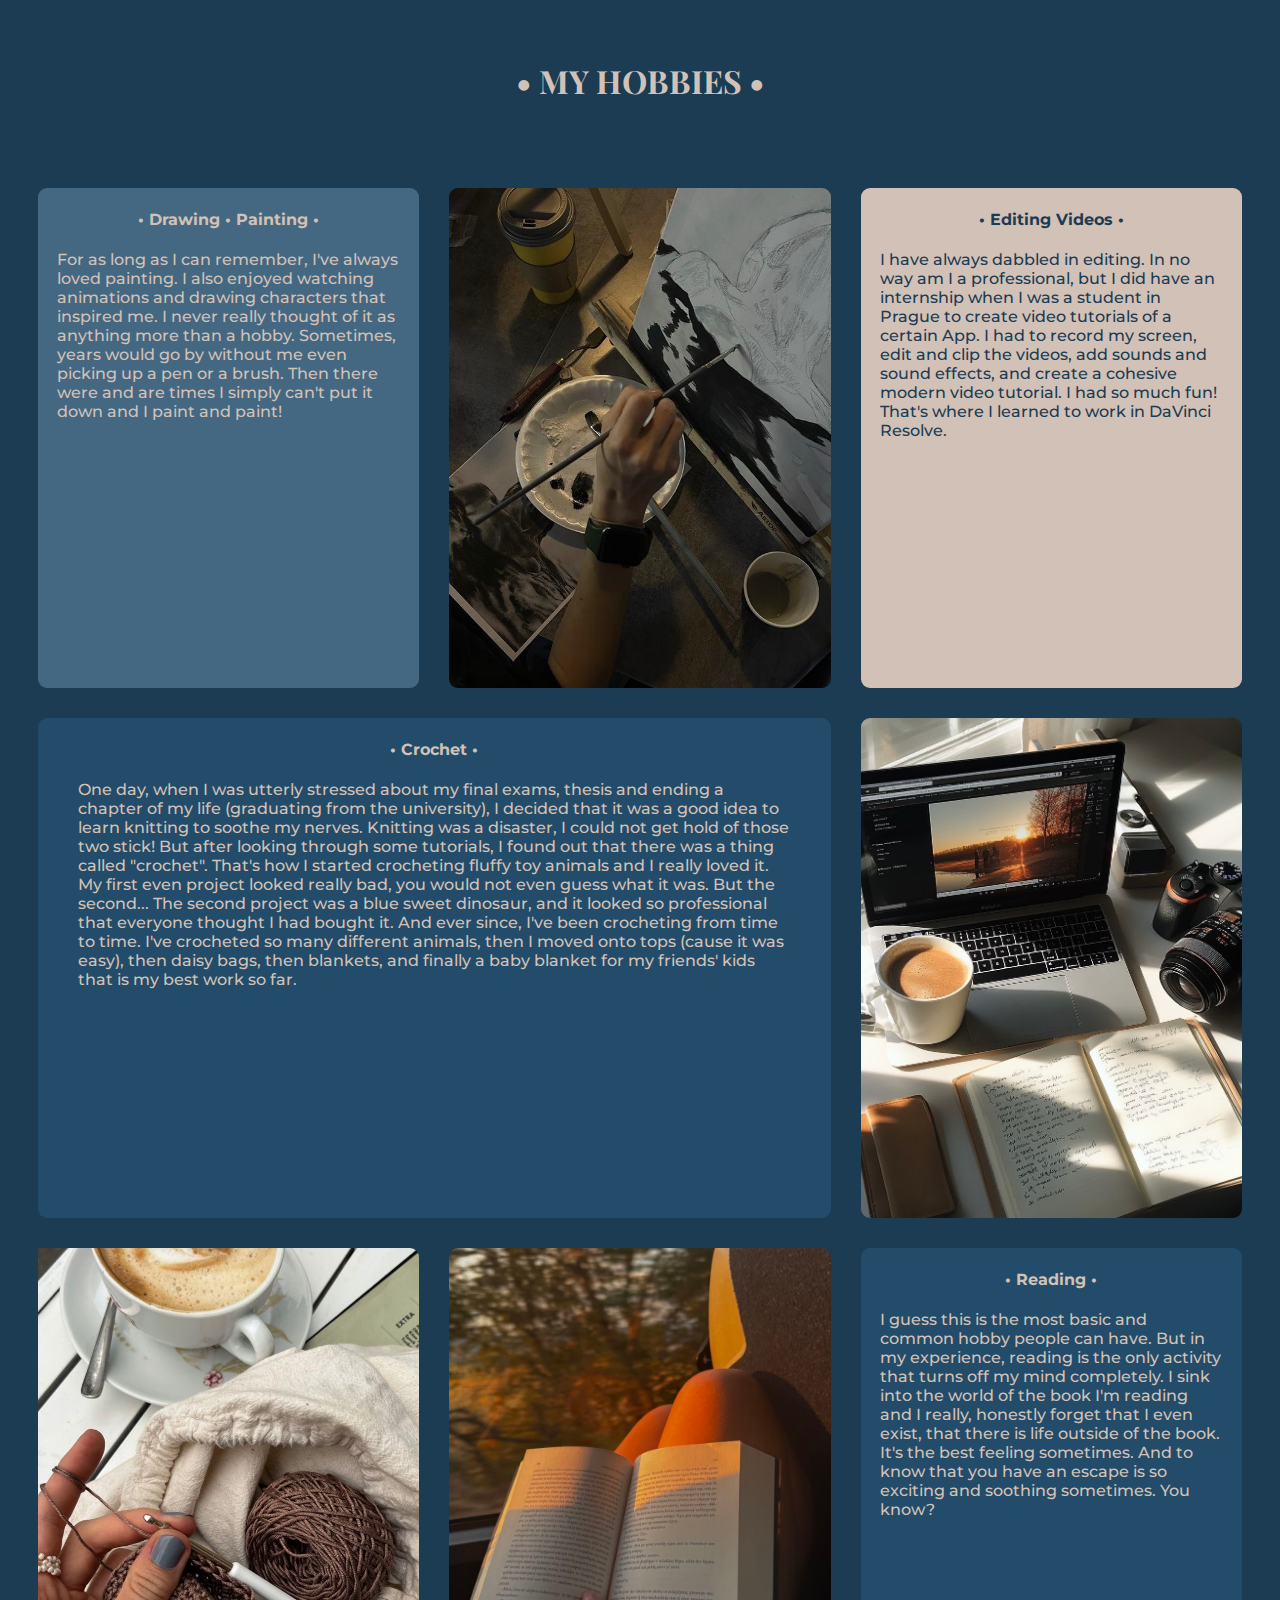
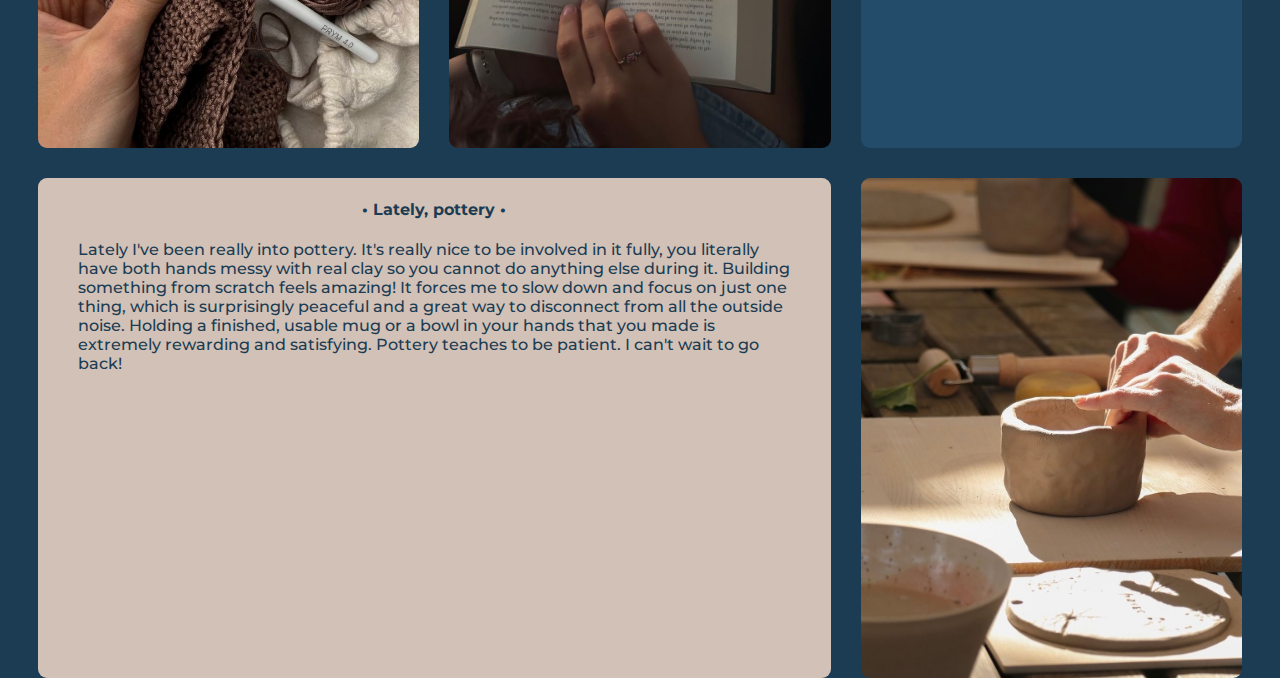
<file: hobbies.html>
<!DOCTYPE html>
<html lang = "en">
    <head>
        <style></style>
        <meta charset = "UTF-8">
        <title>My Hobbies</title>

        <link rel="stylesheet" href="./style.css"/>
    </head>


    <link rel="preconnect" href="https://fonts.googleapis.com" />
    <link rel="preconnect" href="https://fonts.gstatic.com" crossorigin />
    <link
      href="https://fonts.googleapis.com/css2?family=Montserrat:ital,wght@0,100..900;1,100..900&display=swap"
      rel="stylesheet"
    />
  
    <link rel="preconnect" href="https://fonts.googleapis.com" />
    <link rel="preconnect" href="https://fonts.gstatic.com" crossorigin />
    <link
      href="https://fonts.googleapis.com/css2?family=Playfair+Display:ital,wght@0,400..900;1,400..900&display=swap"
      rel="stylesheet"
    />

    

    <body>
        <div class = "grid-container hobbies">
            <div class = "title">
                <h1 class = "playfair">• MY HOBBIES •</h1> 
            </div>
            
            <div class = "grid-item draw montserrat">
                <h4>• Drawing • Painting •</h4>
                <p>For as long as I can remember, I've always loved painting. I also enjoyed watching animations and drawing characters that inspired me. I never really thought of it as anything more than a hobby. Sometimes, years would go by without me even picking up a pen or a brush. Then there were and are times I simply can't put it down and I paint and paint!</p>
            </div>

            <div class = "grid-item img-draw montserrat">
                <img src = "./draw.jpg" class = "img" alt = "Aesthetic photo of drawing"/>
            </div>


            <div class = "grid-item video-photo montserrat">
                <h4>• Editing Videos •</h4>
                <p>I have always dabbled in editing. In no way am I a professional, but I did have an internship when I was a student in Prague to create video tutorials of a certain App. I had to record my screen, edit and clip the videos, add sounds and sound effects, and create a cohesive modern video tutorial. I had so much fun! That's where I learned to work in DaVinci Resolve.</p>
            </div>

            <div class = "grid-item img-edit">
                <img src = "./edit.jpg" class = "img" alt = "Aesthetic photo of editing"/>
            </div>


            <div class = "grid-item crochet montserrat">
                <h4>• Crochet •</h4>
                <p>One day, when I was utterly stressed about my final exams, thesis and ending a chapter of my life (graduating from the university), I decided that it was a good idea to learn knitting to soothe my nerves. Knitting was a disaster, I could not get hold of those two stick! But after looking through some tutorials, I found out that there was a thing called "crochet". That's how I started crocheting fluffy toy animals and I really loved it. My first even project looked really bad, you would not even guess what it was. But the second... The second project was a blue sweet dinosaur, and it looked so professional that everyone thought I had bought it. And ever since, I've been crocheting from time to time. I've crocheted so many different animals, then I moved onto tops (cause it was easy), then daisy bags, then blankets, and finally a baby blanket for my friends' kids that is my best work so far. </p>
            </div>
        
            <div class = "grid-item img-crochet">
                <img src = "./crochet.jpg" class = "img" alt = "crocheting"/>
            </div>


            <div class = "grid-item reading montserrat">
                <h4>• Reading •</h4>
                <p>I guess this is the most basic and common hobby people can have. But in my experience, reading is the only activity that turns off my mind completely. I sink into the world of the book I'm reading and I really, honestly forget that I even exist, that there is life outside of the book. It's the best feeling sometimes. And to know that you have an escape is so exciting and soothing sometimes. You know?</p>
            </div>

            <div class = "grid-item img-read">
                <img src = "./read.jpg" class = "img" alt = "girl reading a book in a bus"/>
            </div>

            <div class = "grid-item pottery montserrat">
                <h4>• Lately, pottery •</h4>
                <p>Lately I've been really into pottery. It's really nice to be involved in it fully, you literally have both hands messy with real clay so you cannot do anything else during it. Building something from scratch feels amazing! It forces me to slow down and focus on just one thing, which is surprisingly peaceful and a great way to disconnect from all the outside noise. Holding a finished, usable mug or a bowl in your hands that you made is extremely rewarding and satisfying. Pottery teaches to be patient. I can't wait to go back!</p>
            </div>

            <div class = "grid-item img-pottery">
                <img src  = "./pottery.jpg" class = "img" alt = "picture of someone creating a cup in pottery"/>
            </div>

        </div>

    </body>
</html>
</file>
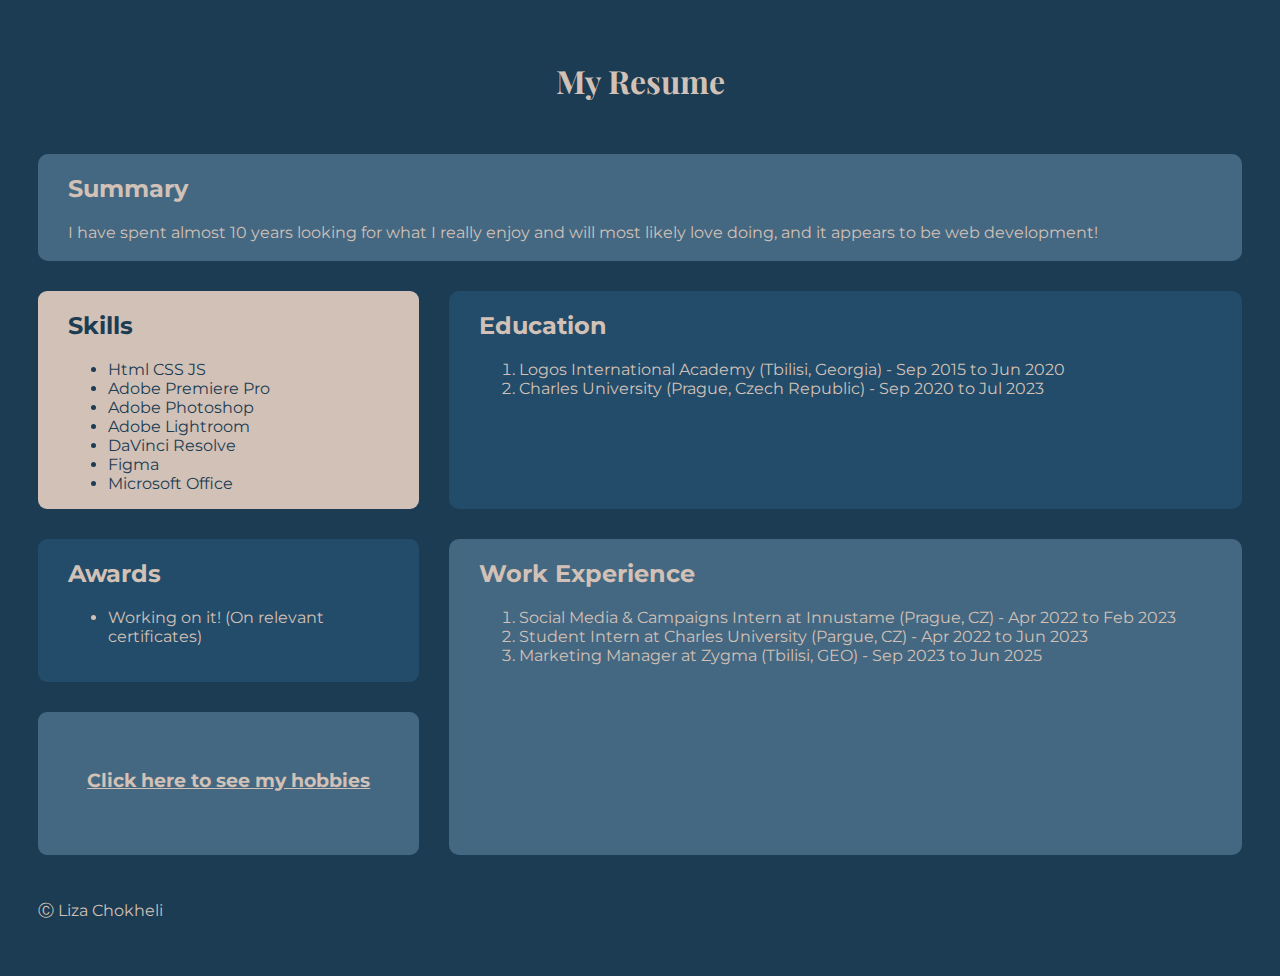
<file: resume.html>
<!DOCTYPE html>
<html>
    <head>
        <style>
        </style>
        <meta charset = "UTF-8">
        <title>My Resume</title>

        <link rel="stylesheet" href="./style.css"/>
    </head>

    <link rel="preconnect" href="https://fonts.googleapis.com" />
    <link rel="preconnect" href="https://fonts.gstatic.com" crossorigin />
    <link
      href="https://fonts.googleapis.com/css2?family=Montserrat:ital,wght@0,100..900;1,100..900&display=swap"
      rel="stylesheet"
    />
  
    <link rel="preconnect" href="https://fonts.googleapis.com" />
    <link rel="preconnect" href="https://fonts.gstatic.com" crossorigin />
    <link
      href="https://fonts.googleapis.com/css2?family=Playfair+Display:ital,wght@0,400..900;1,400..900&display=swap"
      rel="stylesheet"
    />

    <body>
      <div class = "grid-container page text-color">
        <div class = "resume playfair">
            <h1>My Resume</h1> 
        </div>   

       

        <div class = "summary box montserrat">
            <h2>Summary</h2>
            <p> 
                I have spent almost 10 years looking for what I really enjoy and will most likely love doing, and it appears to be web development!
            </p>
        </div>

        <div class = "education box montserrat">
            <h2>Education</h2>
            <p>
                <ol>
                    <li>Logos International Academy (Tbilisi, Georgia) - Sep 2015 to Jun 2020</li>
                    <li>Charles University (Prague, Czech Republic) - Sep 2020 to Jul 2023</li>
    
                </ol>
            </p>
        </div>

        <div class = "experience box montserrat">
            <h2>Work Experience</h2>
            <p>
                <ol>
                    <li>Social Media & Campaigns Intern at Innustame (Prague, CZ) - Apr 2022 to Feb 2023</li>
                    <li>Student Intern at Charles University (Pargue, CZ) - Apr 2022 to Jun 2023</li>
                    <li>Marketing Manager at Zygma (Tbilisi, GEO) - Sep 2023 to Jun 2025</li>
                </ol>
            </p>
        </div>

        <div class = "skills box montserrat">
            <h2>Skills</h2>
            <p>
                <ul>
                    <li>Html CSS JS</li>
                    <li>Adobe Premiere Pro</li>
                    <li>Adobe Photoshop</li>
                    <li>Adobe Lightroom</li>
                    <li>DaVinci Resolve</li>
                    <li>Figma</li>
                    <li>Microsoft Office</li>
                </ul>
            </p>
        </div>

        <div class = "awards box montserrat">
            <h2>Awards</h2>
            <p>
                <ul>
                 <li>Working on it! (On relevant certificates)</li>
                </ul>
            </p>
        </div>
    
        <a href = "./hobbies.html" class = " hobby text-color montserrat" alt = "my hobbies"><h3>Click here to see my hobbies</h3></a>

        <footer class = "foot montserrat">
            <p>
                Ⓒ Liza Chokheli
            </p>
        </footer>

      </div>
    </body>
</html>
</file>
<file: style.css>
body{
    background-color: #1B3C53;
}

.first-color{
    background-color: #1B3C53;
}

.second-color{
    background-color: #234c6a;
}

.third-color{
    background-color: #456882;
}

.neutral-color{
    background-color: #D2C1B6;
}

.text-color{
    color: #D2C1B6;
}

.text-color-two{
    color:#1B3C53
}

.text-color-three{
    color:  #234c6a;
}

.picture{
    border-radius: 50%;
    border: 1px solid #D2C1B6 ;
}

.montserrat{
    font-family: "Montserrat", sans-serif;
    font-optical-sizing: auto;
    font-weight: <weight>;
    font-style: normal;
}

.playfair{
    font-family: "Playfair Display", serif;
    font-optical-sizing: auto;
    font-weight: <weight>;
    font-style: normal;
}

#aboutme{
    border-radius: 9px;
    padding: 25px;
}

#icon-grid{
    border-radius: 9px;
}

.grid-container{
    display: grid;
    grid-template-columns: 1fr 1fr 1fr;
    grid-template-rows: 1fr 1.5fr 3fr 2fr 2fr;
    gap: 30px;
    padding: 30px;
    height: 100vh;
}

.resume{
    grid-column-start: 1;
    grid-column-end: 4;
    text-align: center;
}

.box{
    padding-left: 30px;
    padding-right: 30px;
    
}

.summary{
    background-color: #456882;
    grid-column: span 3;
    border-radius: 10px;
}

.education{
    background-color: #234c6a;
    grid-column: span 2;
    border-radius: 10px;
}

.experience{
    background-color:#456882;
    border-radius: 10px;
    grid-row-start: 4;
    grid-row-end: 6;
    grid-column-start: 2;
    grid-column-end: 4;
}

.skills{
    background-color: #D2C1B6;
    color: #1B3C53 !important;
    border-radius: 9px;
    grid-row-start: 3;
    grid-row-end: 4;
}

.awards{
    background-color:#234c6a;
    border-radius: 9px;
    grid-row-start: 4;
    grid-row-end: 5;
    grid-column-start: 1;
    grid-column-end: 2;
}

.hobby{
    grid-column-start: 1;
    grid-column-end: 2;
    grid-row-start: 5;
    grid-row-end: 6;
    background-color: #456882;
    border-radius: 9px;
    padding: 5%;
    padding-top: 10%;
    text-align: center;
}

.foot{
    grid-column-start: 1;
    grid-row-start: 6;
}

.grid-item{
    height: 500px;
    overflow: hidden;
    border-radius: 9px;
    place-items: center;
}

.title{
    grid-area: 1 / 1 / 3 / -1;
    text-align: center;
    color: #D2C1B6;
    padding-bottom: 10%;
}

.draw{
    grid-area: 3 / 1 / 4 / 2;
    background-color: #456882;
    color: #D2C1B6;
    font-weight: 500;
}

.video-photo{
    grid-area: 3 / 3 / 5 / 4;
    background-color: #D2C1B6;
    color: #1B3C53;
    font-weight: 500;
}

.crochet{
    grid-area: 4 / 1 / 5 / 3;
    background-color:#234c6a;
    color:#D2C1B6;
    font-weight: 500;
}

.reading{
    grid-area: 5 / 3 / 7 / -1;
    background-color: #234c6a;
    color:#D2C1B6;
    font-weight: 500;
}

.pottery{
    grid-area: 6 / 1 / 7 / 3;
    background-color: #D2C1B6;
    color: #1B3C53;
    font-weight: 500;
}

.img{
    height: 500px;
    display: grid;
    border-radius: 9px;
}

.img-draw{
    grid-area: 3 / 2 / 4 / 3;
}

.img-edit{
    grid-area: 4 / 3 / 5 / 4;
}

.img-crochet{
    grid-area: 5 / 1 / 6 / 2;
    border-top-left-radius: 0px;
}

.img-read{
    grid-area: 5 / 2 / 6 / 3;
}

.img-pottery{
    grid-area: 6 / 3 / 7 / 4;
}

.grid-item p{
    padding-left: 5%;
    padding-right: 5%;
}
</file>
